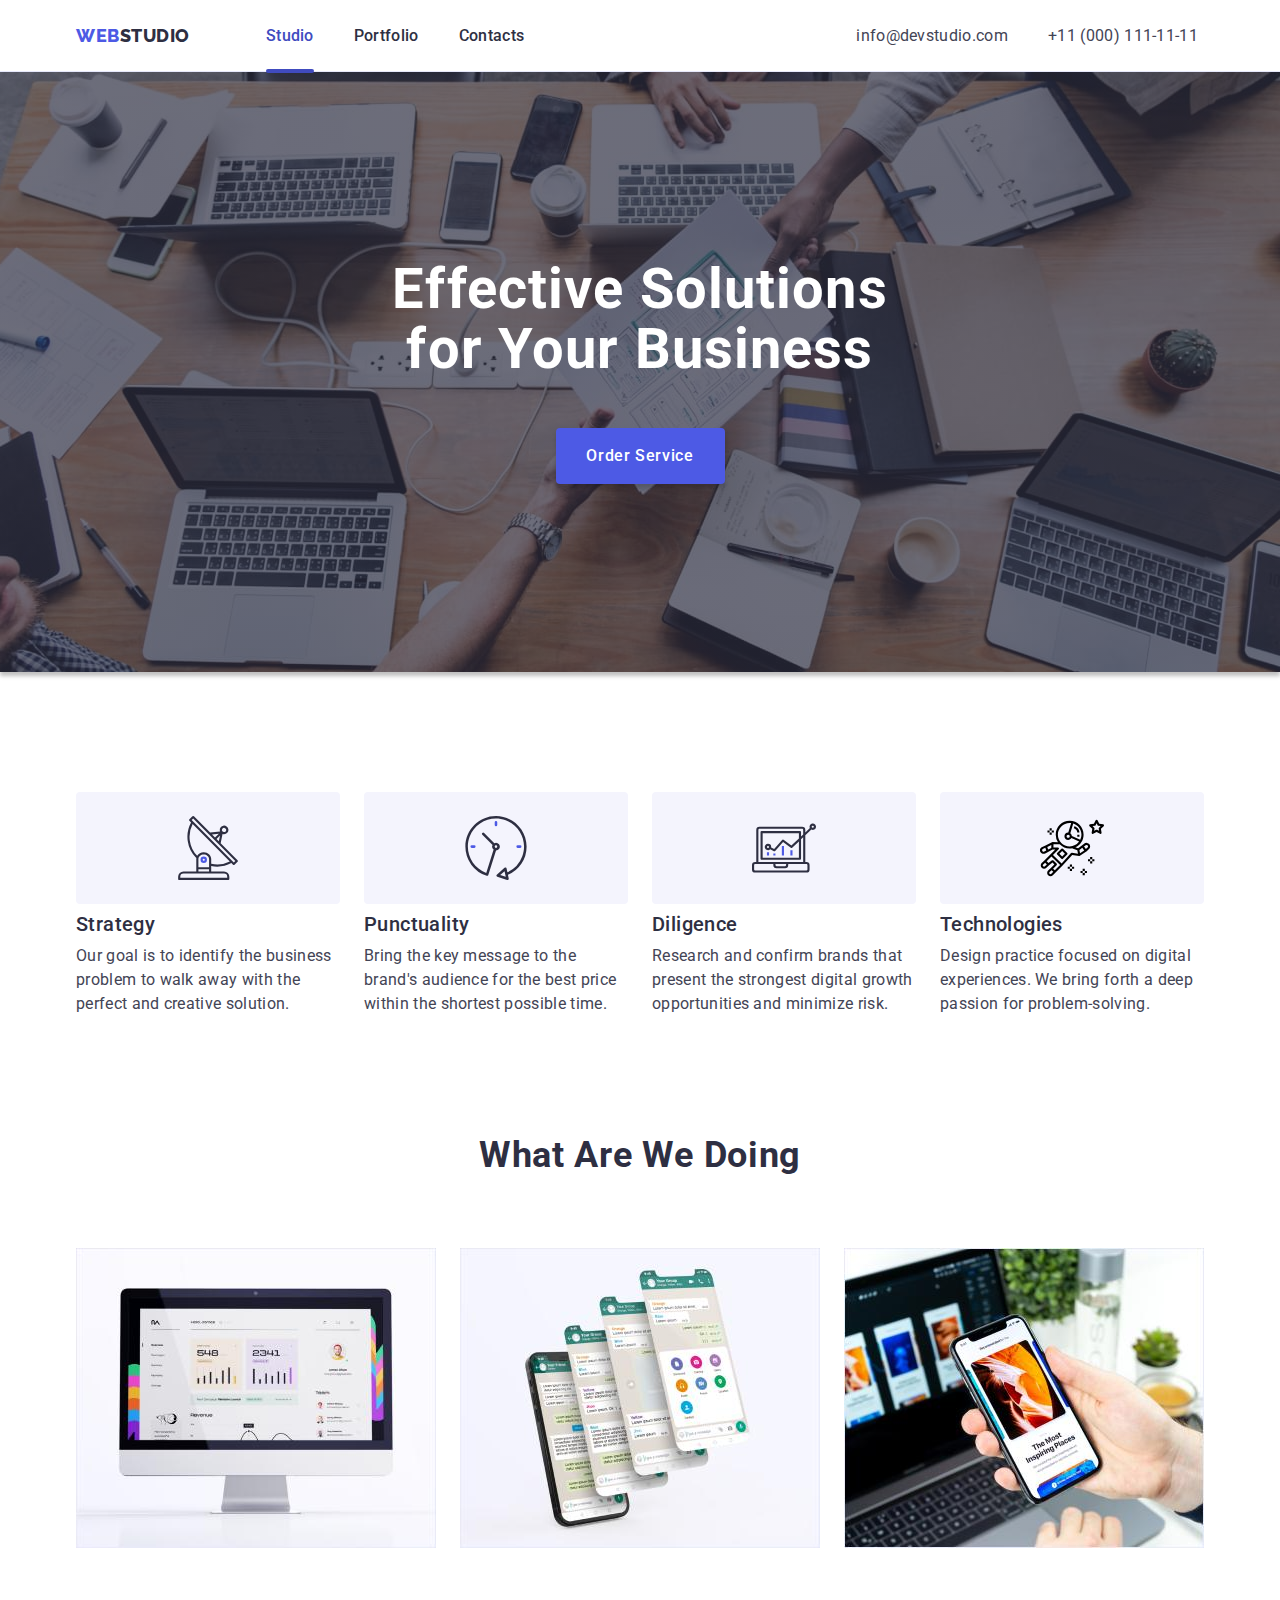
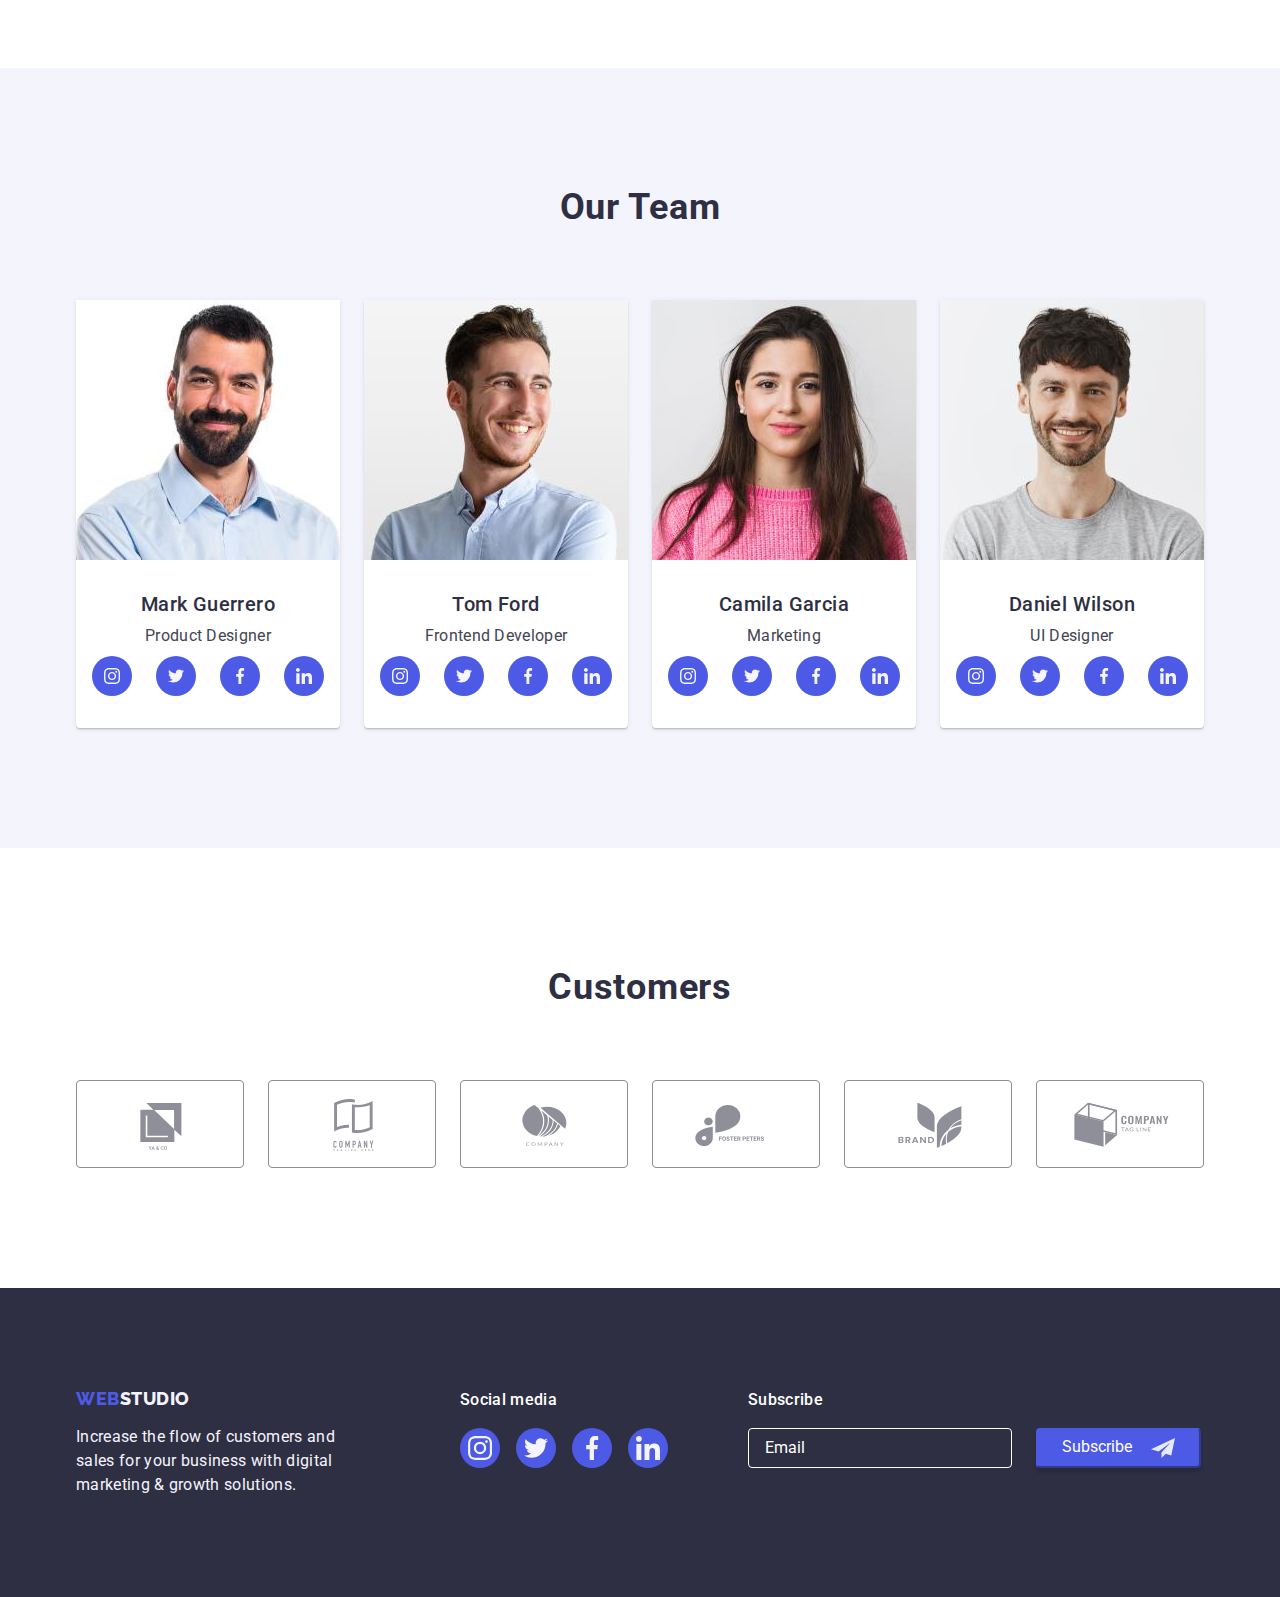
<file: index.html>
<!DOCTYPE html>
<html lang="en">
  <head>
    <meta charset="UTF-8" />
    <meta http-equiv="X-UA-Compatible" content="IE=edge" />
    <meta name="viewport" content="width=device-width, initial-scale=1.0" />

    <title>Document</title>
    <link rel="preconnect" href="https://fonts.googleapis.com" />
    <link rel="preconnect" href="https://fonts.gstatic.com" crossorigin />
    <link
      href="https://fonts.googleapis.com/css2?family=Raleway:wght@800&family=Roboto:wght@400;500;700&display=swap"
      rel="stylesheet"
    />
    <!-- <link rel="stylesheet" href="./css/modern-normalize.css" /> -->
    <link
      rel="stylesheet"
      href="https://cdnjs.cloudflare.com/ajax/libs/modern-normalize/1.0.0/modern-normalize.min.css"
    />
    <link rel="stylesheet" href="./css/styles.css" />
  </head>

  <body>
    <!--!!!!!!!!!!!!!!!!!!!!!!!!!!!!!!!!!!! heder !!!!!!!!!!!!!!!!!!!!!!!!!!!!!!!!!!!!!!!!!!!!!!!!!!!-->
    <header class="header">
      <!-- <div class="nav-div"> -->
      <!-- <nav > -->
      <div class="header-div container">
        <nav class="nav-header">
          <!-- logo -->
          <a href="./index.html" class="link header-logo">
            Web<span class="logo-right">Studio</span></a
          >
          <!-- list -->
          <!-- <div class="header-nav-div"> -->
          <ul class="list-nav list">
            <!-- <ul >  -->
            <li class="item-nav">
              <a href="./index.html" class="link-header link header-activ"
                >Studio</a
              >
            </li>
            <li class="item-nav">
              <a href="./portfolio.html" class="link-header link">Portfolio</a>
            </li>
            <li class="item-nav">
              <a href="" class="link-header link">Contacts</a>
            </li>
          </ul>
          <!-- </div> -->
        </nav>
        <address class="address">
          <ul class="address-list list">
            <li class="address-item">
              <a href="mailto:info@devstudio.com" class="link-addr link"
                >info@devstudio.com</a
              >
            </li>
            <li class="address-item">
              <a href="tel:+110001111111" class="link-addr link"
                >+11 (000) 111-11-11</a
              >
            </li>
          </ul>
        </address>
      </div>
      <!-- </div> -->
    </header>
    <main>
      <!--!!!!!!!!!!!!!!!!!!!!!!!!!!!!!!!!!!!section1 main (hero)-!!!!!!!!!!!!!!!!!!!!!!!!!!!!!!!!!!!!!!!!!!!!!!!!!!!-->
      <section class="hero">
        <div class="div-hero container">
          <h1 class="hero-title">Effective Solutions for Your Business</h1>
          <button type="button" class="btn-hero" data-modal-open>
            Order Service
          </button>
        </div>
      </section>

      <!--!!!!!!!!!!!!!!!!!!!!!!!!!!!!!!!!!!!section2 Features!!!!!!!!!!!!!!!!!!!!!!!!!!!!!!!!!!!!!!!!!!!!!!!!!!!-->

      <section class="about">
        <div class="div-about container">
          <h2 hidden class="visually-hidden">Features</h2>
          <ul class="list-about list">
            <li class="about-item">
              <!--  -->
              <div class="about_item-icon-div">
                <svg class="about-svg" width="64" height="64">
                  <use href="./images/icons.svg#antena"></use>
                  <!-- <use href="./images/svg.svg#icon-antenna"></use>  -->
                </svg>
              </div>

              <h3 class="header-three">Strategy</h3>
              <p class="about-text">
                Our goal is to identify the business problem to walk away with
                the perfect and creative solution.
              </p>
            </li>
            <li class="about-item">
              <div class="about_item-icon-div">
                <svg class="about-svg" width="64" height="64">
                  <use href="./images/icons.svg#clock"></use>
                </svg>
              </div>
              <h3 class="header-three">Punctuality</h3>
              <p class="about-text">
                Bring the key message to the brand's audience for the best price
                within the shortest possible time.
              </p>
            </li>
            <li class="about-item">
              <div class="about_item-icon-div">
                <svg class="about-svg" width="64" height="64">
                  <use href="./images/icons.svg#diagram"></use>
                </svg>
              </div>
              <h3 class="header-three">Diligence</h3>
              <p class="about-text">
                Research and confirm brands that present the strongest digital
                growth opportunities and minimize risk.
              </p>
            </li>
            <li class="about-item">
              <div class="about_item-icon-div">
                <svg class="about-svg" width="64" height="64">
                  <use href="./images/icons.svg#astronaut"></use>
                </svg>
              </div>
              <h3 class="header-three">Technologies</h3>
              <p class="about-text">
                Design practice focused on digital experiences. We bring forth a
                deep passion for problem-solving.
              </p>
            </li>
          </ul>
        </div>
      </section>
      <!--!!!!!!!!!!!!!!!!!!!!!!!!!!!!!!!!!!!section3 What are we doing!!!!!!!!!!!!!!!!!!!!!!!!!!!!!!!!!!!!!!!!!!!!!!!!!!!-->
      <section class="wedoing">
        <div class="div-wedoing container">
          <h2 class="header-two">What are we doing</h2>
          <ul class="list-wedoing list">
            <li class="wedoing-item">
              <img
                src="./images/section3/monitor.jpg"
                alt="monitor"
                width="360"
              />
            </li>
            <li class="wedoing-item">
              <img
                src="./images/section3/screentel.jpg"
                alt="screenshot telephon"
                width="360"
              />
            </li>
            <li class="wedoing-item">
              <img
                src="./images/section3/mostinspirienplace.jpg"
                alt="The most inspirien place"
                width="360"
              />
            </li>
          </ul>
        </div>
      </section>
      <!--!!!!!!!!!!!!!!!!!!!!!!!!!!!!!!!!!!!section4 You team!!!!!!!!!!!!!!!!!!!!!!!!!!!!!!!!!!!!!!!!!!!!!!!!!!!-->
      <section class="section-ourteam">
        <div class="div-ourteam container">
          <h2 class="header-two">Our Team</h2>
          <ul class="list-ourteam list">
            <li class="ourteam-list-item">
              <img
                class="ourteam-img"
                src="./images/section4/markguerrero.jpg"
                alt="Photo Mark Guerrero"
                width="264"
              />
              <div class="ourteam-name">
                <h3 class="header-three">Mark Guerrero</h3>
                <p class="ourteam-paragraf">Product Designer</p>
                <!-- !!!!!!!!!!!-ПОЧАТОК контактів  соц мережах для 1  учасника команди!!!!!!!!!!!!!!!!! -->
                <ul class="socialnet-list list">
                  <li class="socialnet-item">
                    <a
                      href="https://www.instagram.com/"
                      class="social-link"
                      target="_blank"
                      rel="noopener noreferrer"
                    >
                      <svg class="socialnet-svg" width="16" height="16">
                        <use
                          class="socialnet-icon"
                          href="./images/icons.svg#instagram"
                        ></use>
                      </svg>
                    </a>
                  </li>
                  <li class="socialnet-item">
                    <a
                      href="https://twitter.com/"
                      class="social-link"
                      target="_blank"
                      rel="noopener noreferrer"
                    >
                      <svg class="socialnet-svg" width="16" height="16">
                        <use
                          class="socialnet-icon"
                          href="./images/icons.svg#twitter"
                        ></use>
                      </svg>
                    </a>
                  </li>
                  <li class="socialnet-item">
                    <a
                      href="https://www.facebook.com/"
                      class="social-link"
                      target="_blank"
                      rel="noopener noreferrer"
                    >
                      <svg class="socialnet-svg" width="16" height="16">
                        <use
                          class="socialnet-icon"
                          href="./images/icons.svg#facebook"
                        ></use>
                      </svg>
                    </a>
                  </li>
                  <li class="socialnet-item">
                    <a
                      href="https://www.linkedin.com/"
                      class="social-link"
                      target="_blank"
                      rel="noopener noreferrer"
                    >
                      <svg class="socialnet-svg" width="16" height="16">
                        <use
                          class="socialnet-icon"
                          href="./images/icons.svg#linkedin"
                        ></use>
                      </svg>
                    </a>
                  </li>
                </ul>
              </div>
              <!-- !!!!!!!!!!!- КІНЕЦЬ контактів в   соц мережах для 1  учасника команди!!!!!!!!!!!!!!!!! -->
            </li>
            <li class="ourteam-list-item">
              <img
                class="ourteam-img"
                src="./images/section4/tomford.jpg"
                alt="Photo Tom Ford"
                width="264"
              />
              <div class="ourteam-name">
                <h3 class="header-three">Tom Ford</h3>
                <p class="ourteam-paragraf">Frontend Developer</p>
                <!-- !!!!!!!!!!!-ПОЧАТОК контактів  соц мережах для 2 учасника команди!!!!!!!!!!!!!!!!! -->
                <ul class="socialnet-list list">
                  <li class="socialnet-item">
                    <a
                      href="https://www.instagram.com/"
                      class="social-link"
                      target="_blank"
                      rel="noopener noreferrer"
                    >
                      <svg class="socialnet-svg" width="16" height="16">
                        <use
                          class="socialnet-icon"
                          href="./images/icons.svg#instagram"
                        ></use>
                      </svg>
                    </a>
                  </li>
                  <li class="socialnet-item">
                    <a
                      href="https://twitter.com/"
                      class="social-link"
                      target="_blank"
                      rel="noopener noreferrer"
                    >
                      <svg class="socialnet-svg" width="16" height="16">
                        <use
                          class="socialnet-icon"
                          href="./images/icons.svg#twitter"
                        ></use>
                      </svg>
                    </a>
                  </li>
                  <li class="socialnet-item">
                    <a
                      href="https://www.facebook.com/"
                      class="social-link"
                      target="_blank"
                      rel="noopener noreferrer"
                    >
                      <svg class="socialnet-svg" width="16" height="16">
                        <use
                          class="socialnet-icon"
                          href="./images/icons.svg#facebook"
                        ></use>
                      </svg>
                    </a>
                  </li>
                  <li class="socialnet-item">
                    <a
                      href="https://www.linkedin.com/"
                      class="social-link"
                      target="_blank"
                      rel="noopener noreferrer"
                    >
                      <svg class="socialnet-svg" width="16" height="16">
                        <use
                          class="socialnet-icon"
                          href="./images/icons.svg#linkedin"
                        ></use>
                      </svg>
                    </a>
                  </li>
                </ul>
                <!-- !!!!!!!!!!!- КІНЕЦЬ контактів в   соц мережах для 2  учасника команди!!!!!!!!!!!!!!!!! -->
              </div>
            </li>

            <li class="ourteam-list-item">
              <img
                class="ourteam-img"
                src="./images/section4/camilagrcia.jpg"
                alt="Photo Camila Garcia"
                width="264"
              />
              <div class="ourteam-name">
                <h3 class="header-three">Camila Garcia</h3>
                <p class="ourteam-paragraf">Marketing</p>

                <!-- !!!!!!!!!!!-ПОЧАТОК контактів  соц мережах для 3  учасника команди!!!!!!!!!!!!!!!!! -->
                <ul class="socialnet-list list">
                  <li class="socialnet-item">
                    <a
                      href="https://www.instagram.com/"
                      class="social-link"
                      target="_blank"
                      rel="noopener noreferrer"
                    >
                      <svg class="socialnet-svg" width="16" height="16">
                        <use
                          class="socialnet-icon"
                          href="./images/icons.svg#instagram"
                        ></use>
                      </svg>
                    </a>
                  </li>
                  <li class="socialnet-item">
                    <a
                      href="https://twitter.com/"
                      class="social-link"
                      target="_blank"
                      rel="noopener noreferrer"
                    >
                      <svg class="socialnet-svg" width="16" height="16">
                        <use
                          class="socialnet-icon"
                          href="./images/icons.svg#twitter"
                        ></use>
                      </svg>
                    </a>
                  </li>
                  <li class="socialnet-item">
                    <a
                      href="https://www.facebook.com/"
                      class="social-link"
                      target="_blank"
                      rel="noopener noreferrer"
                    >
                      <svg class="socialnet-svg" width="16" height="16">
                        <use
                          class="socialnet-icon"
                          href="./images/icons.svg#facebook"
                        ></use>
                      </svg>
                    </a>
                  </li>
                  <li class="socialnet-item">
                    <a
                      href="https://www.linkedin.com/"
                      class="social-link"
                      target="_blank"
                      rel="noopener noreferrer"
                    >
                      <svg class="socialnet-svg" width="16" height="16">
                        <use
                          class="socialnet-icon"
                          href="./images/icons.svg#linkedin"
                        ></use>
                      </svg>
                    </a>
                  </li>
                </ul>

                <!-- !!!!!!!!!!!- КІНЕЦЬ контактів в   соц мережах для 3  учасника команди!!!!!!!!!!!!!!!!! -->
              </div>
            </li>
            <li class="ourteam-list-item">
              <img
                class="ourteam-img"
                src="./images/section4/danielwilson.jpg"
                alt="Photo Daniel Wilson"
                width="264"
              />
              <div class="ourteam-name">
                <h3 class="header-three">Daniel Wilson</h3>
                <p class="ourteam-paragraf">UI Designer</p>

                <!-- !!!!!!!!!!!-ПОЧАТОК контактів  соц мережах для 4  учасника команди!!!!!!!!!!!!!!!!! -->

                <ul class="socialnet-list list">
                  <li class="socialnet-item">
                    <a
                      href="https://www.instagram.com/"
                      class="social-link"
                      target="_blank"
                      rel="noopener noreferrer"
                    >
                      <svg class="socialnet-svg" width="16" height="16">
                        <use
                          class="socialnet-icon"
                          href="./images/icons.svg#instagram"
                        ></use>
                      </svg>
                    </a>
                  </li>
                  <li class="socialnet-item">
                    <a
                      href="https://twitter.com/"
                      class="social-link"
                      target="_blank"
                      rel="noopener noreferrer"
                    >
                      <svg class="socialnet-svg" width="16" height="16">
                        <use
                          class="socialnet-icon"
                          href="./images/icons.svg#twitter"
                        ></use>
                      </svg>
                    </a>
                  </li>
                  <li class="socialnet-item">
                    <a
                      href="https://www.facebook.com/"
                      class="social-link"
                      target="_blank"
                      rel="noopener noreferrer"
                    >
                      <svg class="socialnet-svg" width="16" height="16">
                        <use
                          class="socialnet-icon"
                          href="./images/icons.svg#facebook"
                        ></use>
                      </svg>
                    </a>
                  </li>
                  <li class="socialnet-item">
                    <a
                      href="https://www.linkedin.com/"
                      class="social-link"
                      target="_blank"
                      rel="noopener noreferrer"
                    >
                      <svg class="socialnet-svg" width="16" height="16">
                        <use
                          class="socialnet-icon"
                          href="./images/icons.svg#linkedin"
                        ></use>
                      </svg>
                    </a>
                  </li>
                </ul>
                <!-- !!!!!!!!!!!- КІНЕЦЬ контактів в   соц мережах для 4  учасника команди!!!!!!!!!!!!!!!!! -->
              </div>
            </li>
          </ul>
        </div>
      </section>
      <!--!!!!!!!!!!!!!!!!!!!!!!!!!!!!!!!!!!!  section5 Customers  !!!!!!!!!!!!!!!!!!!!!!!!!!!!!!!!!!!!!!!!!!!!!!!!!!-->
      <section class="sectoin-customers">
        <div class="customers-div container">
          <h2 class="header-two header-customers">Customers</h2>

          <ul class="customers-list list">
            <li class="customers-item">
              <a href="" class="customers-link">
                <svg class="customers-svg" width="104" height="56">
                  <use
                    class="customers-icon"
                    href="./images/icons.svg#logo1"
                  ></use>
                </svg>
              </a>
            </li>

            <li class="customers-item">
              <a href="" class="customers-link">
                <svg class="customers-svg" width="104" height="56">
                  <use
                    class="customers-icon"
                    href="./images/icons.svg#logo2"
                  ></use>
                </svg>
              </a>
            </li>

            <li class="customers-item">
              <a href="" class="customers-link">
                <svg class="customers-svg" width="104" height="56">
                  <use
                    class="customers-icon"
                    href="./images/icons.svg#logo3"
                  ></use>
                </svg>
              </a>
            </li>

            <li class="customers-item">
              <a href="" class="customers-link">
                <svg class="customers-svg" width="104" height="56">
                  <use
                    class="customers-icon"
                    href="./images/icons.svg#logo4"
                  ></use>
                </svg>
              </a>
            </li>

            <li class="customers-item">
              <a href="" class="customers-link">
                <svg class="customers-svg" width="104" height="56">
                  <use
                    class="customers-icon"
                    href="./images/icons.svg#logo5"
                  ></use>
                </svg>
              </a>
            </li>

            <li class="customers-item">
              <a href="" class="customers-link">
                <svg class="customers-svg" width="104" height="56">
                  <use
                    class="customers-icon"
                    href="./images/icons.svg#logo6"
                  ></use>
                </svg>
              </a>
            </li>
          </ul>
        </div>
      </section>
    </main>

    <!--!!!!!!!!!!!!!!!!!!!!!!!!!!!!!!!!!!! footer !!!!!!!!!!!!!!!!!!!!!!!!!!!!!!!!!!!!!!!!!!!!!!!!-->
    <footer class="footer">
      <div class="footer-div container">
        <div class="footerleft-div">
          <a href="./index.html" class="link footer-logo">
            Web<span class="logo-right-footer">Studio</span></a
          >
          <p class="footer-paragraph">
            Increase the flow of customers and sales for your business with
            digital marketing & growth solutions.
          </p>
        </div>
        <div class="footerright-div">
          <p class="footer-social-paragraph">Social media</p>

          <!-- !!!!!!!!!!!-ПОЧАТОК контактів  соц мережах для футера !!!!!!!!!!!!!!!!! -->
          <ul class="footer-socialnet-list list">
            <li class="socialnet-item">
              <a
                href="https://www.instagram.com/"
                class="social-link"
                target="_blank"
                rel="noopener noreferrer"
              >
                <svg class="socialnet-svg" width="24" height="24">
                  <use
                    class="socialnet-icon"
                    href="./images/icons.svg#instagram"
                  ></use>
                </svg>
              </a>
            </li>
            <li class="socialnet-item">
              <a
                href="https://www.twitter.com/"
                class="social-link"
                target="_blank"
                rel="noopener noreferrer"
              >
                <svg class="socialnet-svg" width="24" height="24">
                  <use
                    class="socialnet-icon"
                    href="./images/icons.svg#twitter"
                  ></use>
                </svg>
              </a>
            </li>
            <li class="socialnet-item">
              <a
                href="https://www.facebook.com/"
                class="social-link"
                target="_blank"
                rel="noopener noreferrer"
              >
                <svg class="socialnet-svg" width="24" height="24">
                  <use
                    class="socialnet-icon"
                    href="./images/icons.svg#facebook"
                  ></use>
                </svg>
              </a>
            </li>
            <li class="socialnet-item">
              <a
                href="https://www.linkedin.com/"
                class="social-link"
                target="_blank"
                rel="noopener noreferrer"
              >
                <svg class="socialnet-svg" width="24" height="24">
                  <use
                    class="socialnet-icon"
                    href="./images/icons.svg#linkedin"
                  ></use>
                </svg>
              </a>
            </li>
          </ul>

          <!-- !!!!!!!!!!! КІНЕЦЬ контактів в   соц мережах для футера!!!!!!!!!!!!!!!!! -->
        </div>
        <!--subscribe-->
        <form name="subscribe-form-footer" class="subscribe-form-footer">
          <!-- <div class="footer-subscribe-div"> -->
          <p class="footer-social-paragraph">Subscribe</p>
          <label for="footer_email"> </label>
          <div class="div-footer-email">
            <!-- <div class="subscribe-div"> -->
            <input
              class="footer-inp-subscr"
              type="email"
              id="footer_email"
              placeholder="Email"
            />
            <!-- </div> -->

            <!-- <div class="footer-div-btn"> -->
            <button type="submit" class="footer-btn-subscr">
              Subscribe
              <span>
                <svg class="footer-svg-plain" height="24" width="24">
                  <use
                    href="./images/icons.svg#plane"
                    class="footer-icon-plane"
                  ></use>
                </svg>
              </span>
            </button>
            <!-- </div> -->
          </div>
          <!-- </div> -->
        </form>
      </div>
    </footer>

    <!--!!!!!!!!!!!!!!!!!!!is-hidden"!!!!!!!!!!!!!!!! modal window !!!!!!!!!!!!!!!!!!!!!!!!!!!!!!!!!!!!!!!-->
    <div class="backdrop is-hidden" data-modal>
      <div class="modal">
        <button type="button" class="close-modwin-btn" data-modal-close>
          <svg class="close-modwin-icon" width="8" height="8">
            <use href="./images/icons.svg#close-btn"></use>
          </svg>
        </button>
        <!-- <fieldset>
          <legend>Leave your contacts and we will call you back</legend> -->
        <strong class="mod-title"
          >Leave your contacts and we will call you back</strong
        >
        <form name="subscreibe_mod">
          <label class="name-mod-label mod-label" for="name-mod">Name</label>

          <div class="wrap-div-iconsvg">
            <input
              class="name-mod-inp mod-inp"
              type="text"
              name="name-mod"
              id="name-mod"
              autofocus
            />
            <svg class="mod-svg-person mod-svg" height="18" width="18">
              <use
                href="./images/icons.svg#person"
                class="mod-icon-person"
              ></use>
            </svg>
          </div>

          <label class="tel-mod-label mod-label" for="tel-mod">Phone</label>
          <div class="wrap-div-iconsvg">
            <input
              class="tel-mod mod-inp"
              type="tel"
              name="tel-mod"
              id="tel-mod"
            />
            <svg class="mod-svg-tel mod-svg" height="24" width="18">
              <use href="./images/icons.svg#phone" class="mod-icon-phone"></use>
            </svg>
          </div>

          <label class="email-mod-label mod-label" for="email-mod">Email</label>
          <div class="wrap-div-iconsvg">
            <input class="email-mod mod-inp" type="email" id="email-mod" />
            <svg class="mod-svg-mail mod-svg" height="24" width="18">
              <use href="./images/icons.svg#email" class="mod-icon-email"></use>
            </svg>
          </div>
          <label class="comment-mod-label mod-label" for="comment"
            >Comment</label
          >
          <textarea
            class="mod-txtar-com mod-inp"
            name="comment-mod"
            id="comment"
            cols="30"
            rows="10"
            placeholder="Text input"
          ></textarea>
          <!-- visually-hidden -->
          <label class="agr-mod-label">
            <input
              class="agr-mod-check visually-hidden"
              type="checkbox"
              name="agr_policy"
              id="agr_policy"
            />
            <svg class="check-svg-mod" width="16" height="16">
              <use
                class="check-icon-act-mod"
                href="./images/icons.svg#check_activ"
              ></use>
              <use
                class="check-icon-noact-mod"
                href="./images/icons.svg#check_no_activ"
              ></use>
            </svg>
            I accept the terms and conditions of the&nbsp;
            <span><a class="mod-link link" href="">Privacy Policy</a></span>
          </label>
          <button type="submit" class="btn-hero" data-modal-open>Send</button>
        </form>
        <!-- </fieldset> -->
      </div>
    </div>

    <!-- !!!!! JavaScript !!!!!!!! -->
    <script src="./js/modal.js"></script>
  </body>
</html>
</file>
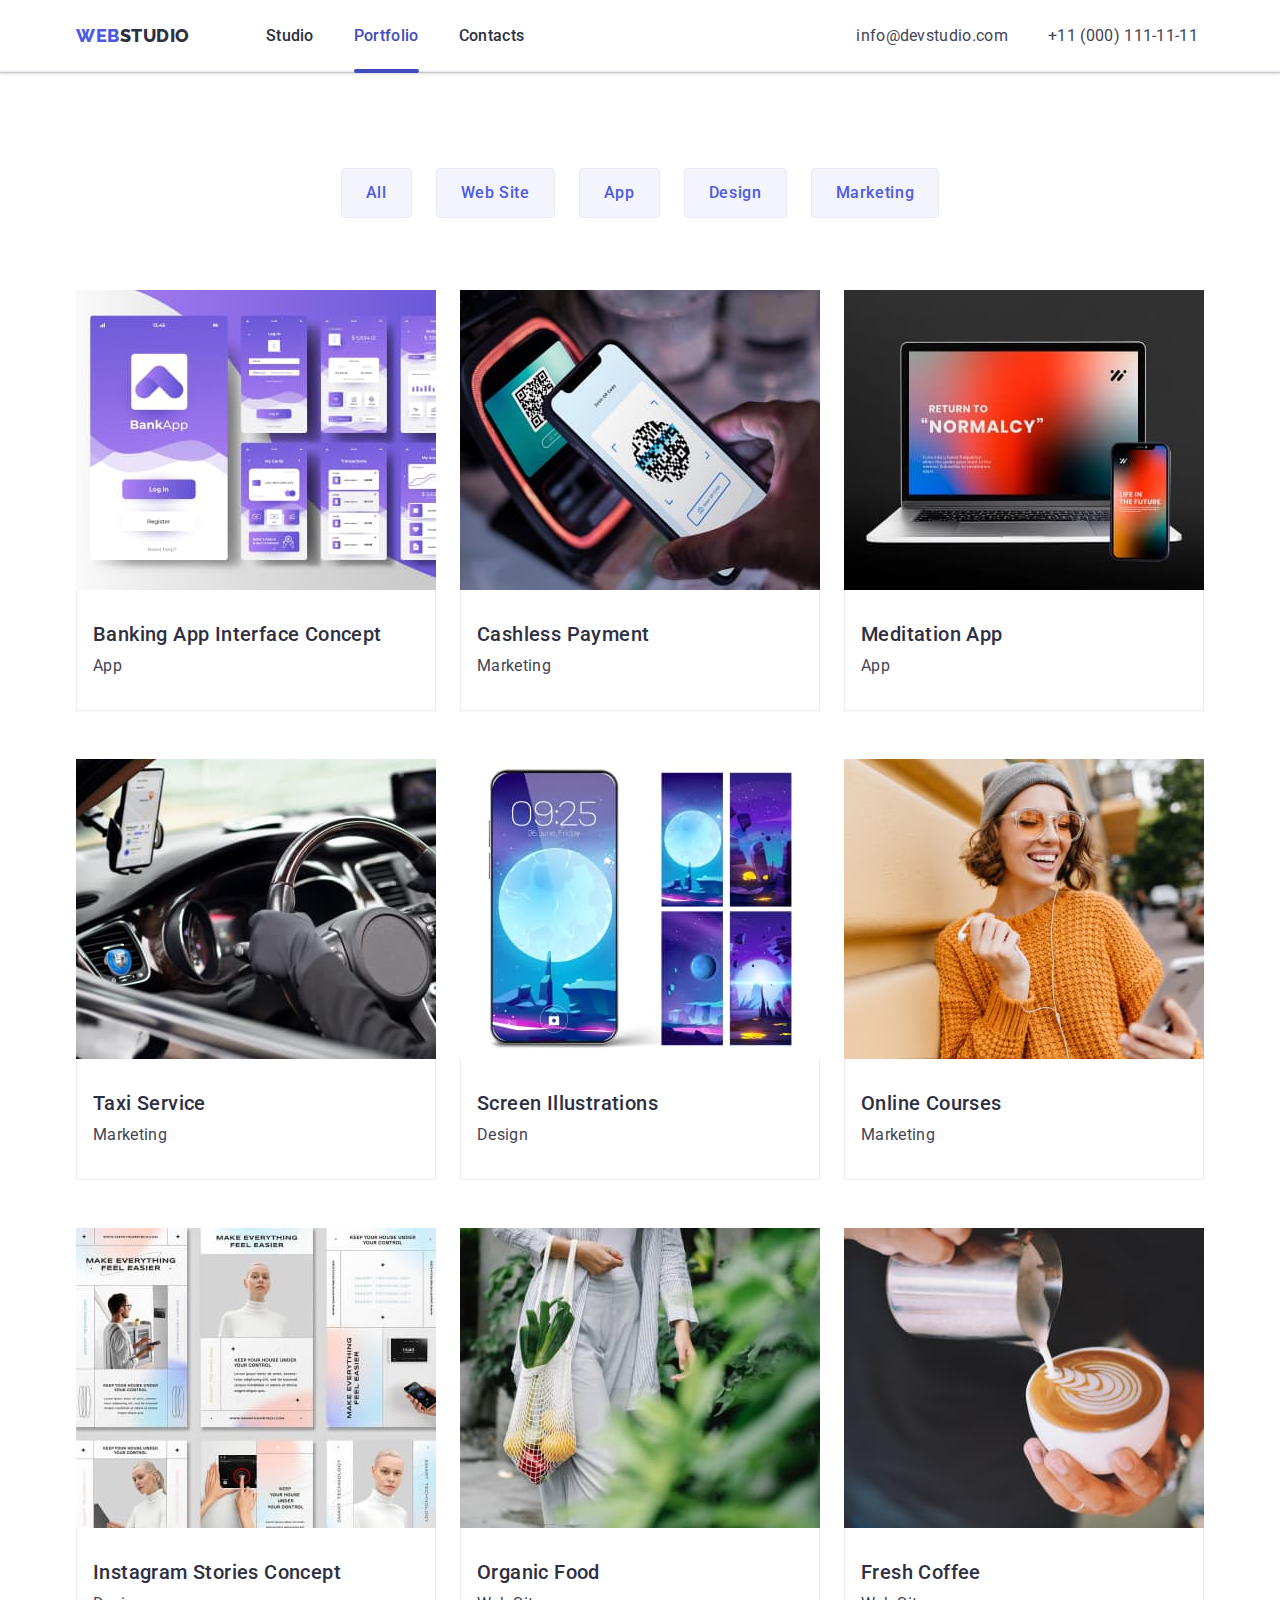
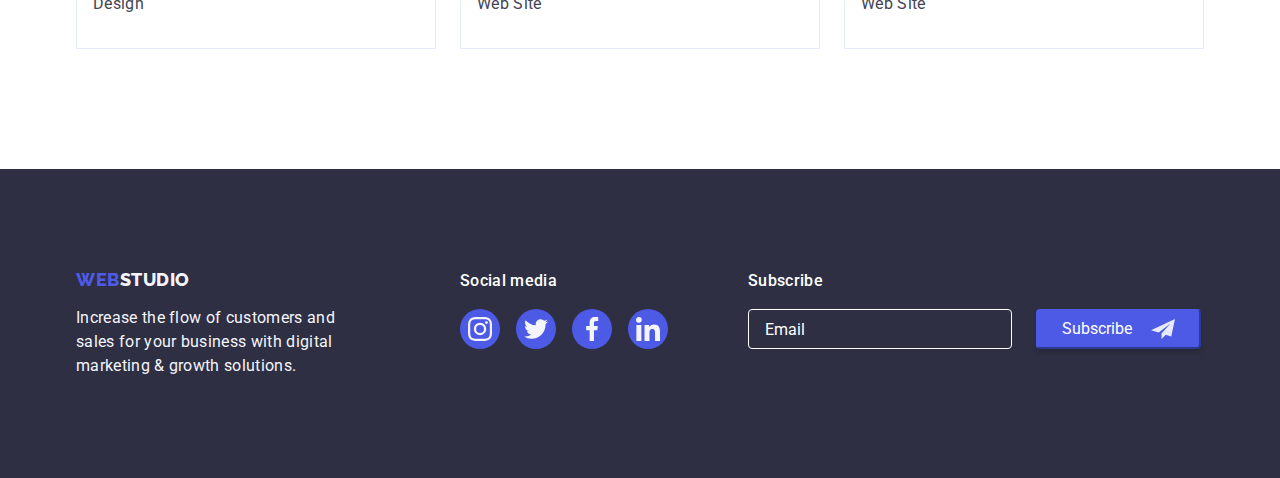
<file: portfolio.html>
<!DOCTYPE html>
<html lang="en">
  <head>
    <meta charset="UTF-8" />
    <meta http-equiv="X-UA-Compatible" content="IE=edge" />
    <meta name="viewport" content="width=device-width, initial-scale=1.0" />
    <title>Document</title>
    <link rel="preconnect" href="https://fonts.googleapis.com" />
    <link rel="preconnect" href="https://fonts.gstatic.com" crossorigin />
    <link
      href="https://fonts.googleapis.com/css2?family=Raleway:wght@800&family=Roboto:wght@400;500;700&display=swap"
      rel="stylesheet"
    />
    <!-- <link rel="stylesheet" href="./css/modern-normalize.css" /> -->
    <link
      rel="stylesheet"
      href="https://cdnjs.cloudflare.com/ajax/libs/modern-normalize/1.0.0/modern-normalize.min.css"
    />
    <link rel="stylesheet" href="./css/styles.css" />
  </head>
  <body>
    <!--!!!!!!!!!!!!!!!!!!!!!!!!!!!!!!!! heder !!!!!!!!!!!!!!!!!!!!!!!!!!!!!!!!!!!!!-->
    <header class="header">
      <!-- <div class="nav-div"> -->
      <!-- <nav > -->
      <div class="header-div container">
        <nav class="nav-header">
          <!-- logo -->
          <a href="./index.html" class="link header-logo">
            Web<span class="logo-right">Studio</span></a
          >
          <!-- list -->
          <!-- <div class="header-nav-div"> -->
          <ul class="list-nav list">
            <!-- <ul >  -->
            <li class="item-nav">
              <a href="./index.html" class="link-header link">Studio</a>
            </li>
            <li class="item-nav">
              <a href="./portfolio.html" class="link-header link header-activ"
                >Portfolio</a
              >
            </li>
            <li class="item-nav">
              <a href="" class="link-header link">Contacts</a>
            </li>
          </ul>
          <!-- </div> -->
        </nav>
        <address class="address">
          <ul class="address-list list">
            <li class="address-item">
              <a href="mailto:info@devstudio.com" class="link-addr link"
                >info@devstudio.com</a
              >
            </li>
            <li class="address-item">
              <a href="tel:+110001111111" class="link-addr link"
                >+11 (000) 111-11-11</a
              >
            </li>
          </ul>
        </address>
      </div>
      <!-- </div> -->
    </header>
    <main>
      <!--!!!!!!!!!!!!!!!!!!!!!!!!!!!!!!!!!!!section works !!!!!!!!!!!!!!!!!!!!!!!!!!!!!!!!!!!!!!!-->
      <section class="works">
        <div class="div-works container">
          <!-- <h1 class="visually-hidden">List of work</h1> -->
          <h1 hidden class="visually-hidden">List of work</h1>
          <!-- <h2 class="visually-hidden">Type of Works and filter</h2> -->
          <ul class="list-btnfiltr list">
            <li class="btn-item">
              <button type="button" class="btn">All</button>
            </li>
            <li class="btn-item">
              <button type="button" class="btn">Web Site</button>
            </li>
            <li class="btn-item">
              <button type="button" class="btn">App</button>
            </li>
            <li class="btn-item">
              <button type="button" class="btn">Design</button>
            </li>
            <li class="btn-item">
              <button type="button" class="btn">Marketing</button>
            </li>
          </ul>

          <ul class="list-works list">
            <li class="works-item">
              <a href="" class="link-works link">
                <div class="works-thumb">
                  <img
                    src="./images/section5/Banking.jpg"
                    alt="Banking App Interface Concept"
                    class="img-works"
                  />

                  <!-- <div class="works-overlay"> -->
                  <p class="works-overlay-txt">
                    14 Stylish and User-Friendly App Design Concepts · Task
                    Manager App · Calorie Tracker App · Exotic Fruit Ecommerce
                    App · Cloud Storage App
                  </p>
                  <!-- </div> -->
                </div>

                <div class="works-text">
                  <h2 class="header-two-portfolio">
                    Banking App Interface Concept
                  </h2>
                  <p class="kidworks-paragr">App</p>
                </div>
              </a>
            </li>

            <li class="works-item">
              <a href="" class="link-works link">
                <div class="works-thumb">
                  <img
                    src="./images/section5/Cashless.jpg"
                    alt="Cashless Payment"
                    class="img-works"
                  />
                  <!-- <div class="works-overlay"> -->
                  <p class="works-overlay-txt">
                    14 Stylish and User-Friendly App Design Concepts · Task
                    Manager App · Calorie Tracker App · Exotic Fruit Ecommerce
                    App · Cloud Storage App
                  </p>
                  <!-- </div> -->
                </div>

                <div class="works-text">
                  <h2 class="header-two-portfolio">Cashless Payment</h2>
                  <p class="kidworks-paragr">Marketing</p>
                </div>
              </a>
            </li>
            <li class="works-item">
              <a href="" class="link-works link">
                <div class="works-thumb">
                  <img
                    src="./images/section5/Meditation.jpg"
                    alt="Meditation App"
                    class="img-works"
                  />
                  <!-- <div class="works-overlay"> -->
                  <p class="works-overlay-txt">
                    14 Stylish and User-Friendly App Design Concepts · Task
                    Manager App · Calorie Tracker App · Exotic Fruit Ecommerce
                    App · Cloud Storage App
                  </p>
                  <!-- </div> -->
                </div>

                <div class="works-text">
                  <h2 class="header-two-portfolio">Meditation App</h2>
                  <p class="kidworks-paragr">App</p>
                </div>
              </a>
            </li>
            <li class="works-item">
              <a href="" class="link-works link">
                <div class="works-thumb">
                  <img
                    src="./images/section5/Taxi.jpg"
                    alt="Taxi Service "
                    class="img-works"
                  />
                  <!-- <div class="works-overlay"> -->
                  <p class="works-overlay-txt">
                    14 Stylish and User-Friendly App Design Concepts · Task
                    Manager App · Calorie Tracker App · Exotic Fruit Ecommerce
                    App · Cloud Storage App
                  </p>
                  <!-- </div> -->
                </div>

                <div class="works-text">
                  <h2 class="header-two-portfolio">Taxi Service</h2>
                  <p class="kidworks-paragr">Marketing</p>
                </div>
              </a>
            </li>
            <li class="works-item">
              <a href="" class="link-works link">
                <div class="works-thumb">
                  <img
                    src="./images/section5/ScreenIllustr.jpg"
                    alt="Screen Illustrations"
                    class="img-works"
                  />
                  <!-- <div class="works-overlay">-->
                  <p class="works-overlay-txt">
                    14 Stylish and User-Friendly App Design Concepts · Task
                    Manager App · Calorie Tracker App · Exotic Fruit Ecommerce
                    App · Cloud Storage App
                  </p>
                  <!-- </div> -->
                </div>

                <div class="works-text">
                  <h2 class="header-two-portfolio">Screen Illustrations</h2>
                  <p class="kidworks-paragr">Design</p>
                </div>
              </a>
            </li>
            <li class="works-item">
              <a href="" class="link-works link">
                <div class="works-thumb">
                  <img
                    src="./images/section5/Courses.jpg"
                    alt="Online Courses"
                    class="img-works"
                  />
                  <!-- <div class="works-overlay"> -->
                  <p class="works-overlay-txt">
                    14 Stylish and User-Friendly App Design Concepts · Task
                    Manager App · Calorie Tracker App · Exotic Fruit Ecommerce
                    App · Cloud Storage App
                  </p>
                  <!-- </div> -->
                </div>

                <div class="works-text">
                  <h2 class="header-two-portfolio">Online Courses</h2>
                  <p class="kidworks-paragr">Marketing</p>
                </div>
              </a>
            </li>
            <li class="works-item">
              <a href="" class="link-works link">
                <div class="works-thumb">
                  <img
                    src="./images/section5/StoriesConcept.jpg"
                    alt="Instagram Stories Concept"
                    class="img-works"
                  />
                  <!-- <div class="works-overlay"> -->
                  <p class="works-overlay-txt">
                    14 Stylish and User-Friendly App Design Concepts · Task
                    Manager App · Calorie Tracker App · Exotic Fruit Ecommerce
                    App · Cloud Storage App
                  </p>
                  <!-- </div> -->
                </div>

                <div class="works-text">
                  <h2 class="header-two-portfolio">
                    Instagram Stories Concept
                  </h2>
                  <p class="kidworks-paragr">Design</p>
                </div>
              </a>
            </li>
            <li class="works-item">
              <a href="" class="link-works link">
                <div class="works-thumb">
                  <img
                    src="./images/section5/FoodOrganic.jpg"
                    alt="Organic Food"
                    class="img-works"
                  />
                  <!-- <div class="works-overlay"> -->
                  <p class="works-overlay-txt">
                    14 Stylish and User-Friendly App Design Concepts · Task
                    Manager App · Calorie Tracker App · Exotic Fruit Ecommerce
                    App · Cloud Storage App
                  </p>
                  <!-- </div> -->
                </div>

                <div class="works-text">
                  <h2 class="header-two-portfolio">Organic Food</h2>
                  <p class="kidworks-paragr">Web Site</p>
                </div>
              </a>
            </li>
            <li class="works-item">
              <a href="" class="link-works link">
                <div class="works-thumb">
                  <img
                    src="./images/section5/Cofee.jpg"
                    alt="Fresh Coffee"
                    class="img-works"
                  />
                  <!-- <div class="works-overlay"> -->
                  <p class="works-overlay-txt">
                    14 Stylish and User-Friendly App Design Concepts · Task
                    Manager App · Calorie Tracker App · Exotic Fruit Ecommerce
                    App · Cloud Storage App
                  </p>
                  <!-- </div> -->
                </div>

                <div class="works-text">
                  <h2 class="header-two-portfolio">Fresh Coffee</h2>
                  <p class="kidworks-paragr">Web Site</p>
                </div>
              </a>
            </li>
          </ul>
        </div>
      </section>
    </main>
    <!--!!!!!!!!!!!!!!!!!!!!!!!!!!!!!!!!!!! footer !!!!!!!!!!!!!!!!!!!!!!!!!!!!!!!!!!!!!!!!!!!!!!!!-->
    <footer class="footer">
      <div class="footer-div container">
        <div class="footerleft-div">
          <a href="./index.html" class="link footer-logo">
            Web<span class="logo-right-footer">Studio</span></a
          >
          <p class="footer-paragraph">
            Increase the flow of customers and sales for your business with
            digital marketing & growth solutions.
          </p>
        </div>
        <div class="footerright-div">
          <p class="footer-social-paragraph">Social media</p>

          <!-- !!!!!!!!!!!-ПОЧАТОК контактів  соц мережах для футера !!!!!!!!!!!!!!!!! -->
          <ul class="footer-socialnet-list list">
            <li class="socialnet-item">
              <a
                href="https://www.instagram.com/"
                class="social-link"
                target="_blank"
                rel="noopener noreferrer"
              >
                <svg class="socialnet-svg" width="24" height="24">
                  <use
                    class="socialnet-icon"
                    href="./images/icons.svg#instagram"
                  ></use>
                </svg>
              </a>
            </li>
            <li class="socialnet-item">
              <a
                href="https://www.twitter.com/"
                class="social-link"
                target="_blank"
                rel="noopener noreferrer"
              >
                <svg class="socialnet-svg" width="24" height="24">
                  <use
                    class="socialnet-icon"
                    href="./images/icons.svg#twitter"
                  ></use>
                </svg>
              </a>
            </li>
            <li class="socialnet-item">
              <a
                href="https://www.facebook.com/"
                class="social-link"
                target="_blank"
                rel="noopener noreferrer"
              >
                <svg class="socialnet-svg" width="24" height="24">
                  <use
                    class="socialnet-icon"
                    href="./images/icons.svg#facebook"
                  ></use>
                </svg>
              </a>
            </li>
            <li class="socialnet-item">
              <a
                href="https://www.linkedin.com/"
                class="social-link"
                target="_blank"
                rel="noopener noreferrer"
              >
                <svg class="socialnet-svg" width="24" height="24">
                  <use
                    class="socialnet-icon"
                    href="./images/icons.svg#linkedin"
                  ></use>
                </svg>
              </a>
            </li>
          </ul>
          <!-- !!!!!!!!!!! КІНЕЦЬ контактів в   соц мережах для футера!!!!!!!!!!!!!!!!! -->
        </div>
        <!--subscribe-->
        <form name="subscribe-form-footer">
          <!-- <div class="footer-subscribe-div"> -->
          <p class="footer-social-paragraph">Subscribe</p>
          <div class="div-footer-email">
            <div class="subscribe-div">
              <label for="footer-email"> </label>
              <input
                class="footer-inp-subscr"
                type="email"
                id="footer_email"
                placeholder="Email"
              />
            </div>

            <div class="footer-div-btn">
              <button type="submit" class="footer-btn-subscr">
                Subscribe
                <span>
                  <svg class="footer-svg-plain" height="24" width="24">
                    <use
                      href="/images/icons.svg#plane"
                      class="footer-icon-plane"
                    ></use>
                  </svg>
                </span>
              </button>
            </div>
          </div>
          <!-- </div> -->
        </form>
      </div>
    </footer>
  </body>
</html>
</file>
<file: css/styles.css>
:root {
  --background-color: #ffffff;
  --body-color: #434455;
  --logocolor-left: #4d5ae5;
  --logocolor-right: #2e2f42;
  --header-color: #2e2f42;
  --text-color-active-link: #4d5ae5;
  --color-btn-hero-active: #404bbf;
  --color-btn-hero: #ffffff;
  --background-color-btn-hero: #4d5ae5;
  --background-color-btn-hero-active: #404bbf;
  --background-color-ourteam: #f4f4fd;
  --logocolor-right-footer: #f4f4fd;
  --footer-paragraf-color: #f4f4fd;
  --background-color-hero: #2e2f42;
  --color-herotitle: #ffffff;
  --heder-portfolio-color: #2e2f42;
  --color-btn-primari: #f4f4fd;
  --color-focus-mod: #4d5ae5;
  --color-link-mod: #4d5ae5;
  --color-label-mod: #8e8f99;
  --background-btn-primary: #4d5ae5;
  --color-btn-secondary: #ffffff;
  --background-btn-secondary: #4d5ae5;
  --color-border-hader: #e7e9fc;
  --fill-social-icon: #f4f4fd;

  --background-color-social: #4d5ae5;
  --color-social-icon: #f4f4fd;
  --background-color-social-activ: #404bbf;
  --background-color-social-footer-activ: #31d0aa;
  --background-color-customers: #8e8f99;

  /* Ocean 404bbf; */
  --background-color-customers-activ: #404bbf;
  /* ACCENT #e7e9fc */
  --background-color-btn-close: #e7e9fc;
  /* NaviBlu#2e2f42; */
  --background-color-btn-close-activ: #2e2f42;
  --backgroun-modal: #fcfcfc;

  --anim-fast: 250ms cubic-bezier(0.4, 0, 0.2, 1);
  --anim-slow: 1250ms cubic-bezier(0.4, 0, 0.2, 1);

  --header-idx: 10;
  --modal-idx: 100;
}

*,
*::after,
*::before {
  box-sizing: border-box;
}

h1,
h2,
h3,
h4,
h5,
h6,
p {
  margin: 0;
}
button {
  cursor: pointer;
}

img {
  display: block;
}

/* body - color text paragraf */
body {
  background-color: var(--background-color); /*#ffffff;*/
  color: var(--body-color); /*#434455;*/

  font-family: 'Roboto', sans-serif;
  font-style: normal;
  font-weight: 400;
  font-size: 16px;
  line-height: 1.5; /* or 150% */
  letter-spacing: 0.02em;
  margin: 0;
}
.container {
  max-width: 1158px;
  min-width: 1128px;
  padding: 0 15px 0 15px;
  margin: 0 auto;
}
.visually-hidden {
  /*cкриваємо правильно заголовки*/
  position: absolute;
  width: 1px;
  height: 1px;
  margin: -1px;
  border: 0;
  padding: 0;
  white-space: nowrap;
  clip-path: inset(100%);
  clip: rect(0 0 0 0);
  overflow: hidden;
}
.link {
  color: var(--body-color); /*#434455; */
  /* убираємо підкреслення з ссилок */
  text-decoration: none;
}

.list {
  /* крапки списків */
  list-style: none;
  padding: 0;
  margin: 0;
}
/* -----------------------------------------------heder -----------------------------------------------------*/
.header {
  z-index: var(--header-idx);
  height: 72px;
  border-bottom: 1px solid var(--color-border-hader);
  box-shadow: 0px 2px 1px rgba(46, 47, 66, 0.08),
    0px 1px 1px rgba(46, 47, 66, 0.16), 0px 1px 6px rgba(46, 47, 66, 0.08);
}
.header-div {
  display: flex;
}
.header-div.container {
  /* background-color: rgb(203, 212, 209);   */
}
.header-logo {
  display: block;
  margin-right: 76px;

  color: var(--logocolor-left); /* #4d5ae5;*/
  font-family: 'Raleway', sans-serif;
  font-weight: 800;
  font-size: 18px;
  line-height: 1.17;
  letter-spacing: 0.03em;
  text-transform: uppercase;
}
.header-logo:hover {
}

.list-nav {
  display: flex;
  padding: 0;
}

.list-nav .item {
}
.item-nav:not(:last-child) {
  margin-right: 40px;
}

.logo-right {
  color: var(--logocolor-right); /*#2e2f42*/
}

.nav-header {
  display: flex;
  align-items: center;
  margin-right: 332px;
}
nav {
  margin-top: 0;
  margin-bottom: 0;
}
.header.nav-div {
  margin-top: 0;
  margin-bottom: 0;
}

.item-nav {
}

.link-header.link {
  display: block;

  color: var(--header-color); /*2e2f42;*/
}
.link-header {
  padding-top: 24px;
  padding-bottom: 24px;
  position: relative;
  display: block;
  text-decoration: none;
  font-weight: 500;
  font-size: 16px;
  line-height: 1.5; /* or 150% */
  letter-spacing: 0.02em;
  transition: color var(--anim-fast);
}
.header-activ.link {
  color: #404bbf;
}
.link-header::after {
  content: '';
  position: absolute;
  /* bottom: 0; */
  bottom: -1px;

  display: block;
  width: 100%;
  height: 4px;
  border-radius: 2px;
}
.link-header:hover,
.link-header:focus {
  color: var(--color-btn-hero-active);
}

.header-activ::after {
  background-color: var(--background-color-social-activ);
}
/* адреса та номер телефону */
.address {
  display: flex;
  align-items: center;
  font-style: normal;
}
.address-list {
  display: flex;
  padding: 0;
}
.address-list .address-item:not(:last-child) {
  margin-right: 40px;
}

.link-addr {
  display: block;
  color: var(--body-color);
  transition: color var(--anim-fast);
}
.link-addr:hover,
.link-addr:focus {
  color: var(--color-btn-hero-active);
}

/* -----------------------main (hero) -----------------------------------------------------*/
.hero {
  background-color: var(--background-color-hero);
  max-width: 1440px;
  height: 600px;
  padding-top: 188px;
  padding-bottom: 188px;

  margin: 0 auto;
  background-image: linear-gradient(
      rgba(46, 47, 66, 0.7),
      rgba(46, 47, 66, 0.7)
    ),
    url('../images/background_hero.jpg');
  background-repeat: no-repeat;
  background-position: center;
  background-size: cover;

  box-shadow: 0px 4px 4px rgba(0, 0, 0, 0.25);
}
.overlay {
  margin: 0 auto;
  background-image: linear-gradient(
      to right,
      rgba(46, 47, 66, 0.7),
      rgba(46, 47, 66, 0.7)
    ),
    url('../images/background_hero.jpg');
  background-repeat: no-repeat;
  background-position: center;
  background-size: cover;
  box-shadow: 0px 4px 4px rgba(0, 0, 0, 0.25);
}
.div-hero {
}
.hero-title {
  max-width: 496px;
  margin-left: auto;
  margin-right: auto;
  margin-bottom: 48px;
  color: var(--color-herotitle); /*#ffffff; */
  font-weight: 700;
  font-size: 56px;
  line-height: 1.07;
  text-align: center;
  letter-spacing: 0.02em;
}
.btn-hero {
  box-sizing: border-box;
  display: block;
  margin-left: auto;
  margin-right: auto;
  height: 56px;
  min-width: 169px;
  border: none;
  box-shadow: 0px 4px 4px rgba(0, 0, 0, 0.15);
  border-radius: 4px;

  background-color: var(--background-color-btn-hero); /*#4D5AE5*/
  color: var(--color-btn-hero); /*#FFFFFF*/
  font-family: 'Roboto', sans-serif;
  font-style: normal;
  font-weight: 500;
  font-size: 16px;
  line-height: 1.5;
  letter-spacing: 0.04em;
  cursor: pointer;
  transition: background-color var(--anim-fast);
}
.btn-hero:hover,
.btn-hero:focus {
  background-color: var(--background-color-btn-hero-active);
}
/* --------------------------section2 Features---------------------------------- */
.about {
  padding: 120px 0;
}
.div-about {
}

.header-two {
  color: var(--header-color);
  font-weight: 700;
  font-size: 36px;
  line-height: 1.11;
  text-align: center;
  letter-spacing: 0.02em;
  text-transform: capitalize;
}
.header-three {
  height: 24px;
  margin-bottom: 8px;
  color: var(--header-color);
  font-weight: 500;
  font-size: 20px;
  line-height: 1.2;
  letter-spacing: 0.02em;
}
.list-about {
  display: flex;
}
.about-item {
  width: 264px;
}
.about_item-icon-div {
  display: flex;
  justify-content: center;
  align-items: center;
  background-color: var(--logocolor-right-footer);
  border-radius: 4px;
  height: 112px;
  margin-bottom: 8px;
}

.about-svg {
}

.about-item:not(:last-child) {
  margin-right: 24px;
}

.about-text {
  height: 72px;
}

/*-------------------section3 What are we doing--------------------------*/
.wedoing {
  padding-bottom: 120px;
}
.div-wedoing {
}
.wedoing .header-two {
  margin-bottom: 72px;
}
.list-wedoing {
  display: flex;
}
.wedoing-item:not(:last-child) {
  margin-right: 24px;
}

.wedoing {
}

/*--------------------section4 You team ----------------------------------------------------------------------------*/
.section-ourteam {
  background-color: var(--background-color-ourteam); /* : #F4F4FD; */

  padding-top: 120px;
  padding-bottom: 120px;
}
.div-ourteam {
}
.div-ourteam .header-two {
  margin-bottom: 72px;
}
.div-ourteam .list-ourteam {
  display: flex;
}

.ourteam-list-item {
  width: 264px;
  background-color: var(--background-color); /* #ffffff; */
  box-shadow: 0px 1px 6px rgba(46, 47, 66, 0.08),
    0px 1px 1px rgba(46, 47, 66, 0.16), 0px 2px 1px rgba(46, 47, 66, 0.08);
  border-radius: 0px 0px 4px 4px;
}
.ourteam-list-item:not(:last-child) {
  margin-right: 24px;
}
.ourteam-name {
  padding-top: 32px;
  padding-bottom: 32px;
}

.ourteam-paragraf {
  font-size: 16px;
  text-align: center;
  padding-bottom: 8px;
}
.ourteam-img {
}

.div-ourteam .header-three {
  height: 24px;
  margin-bottom: 8px;
  text-align: center;
}

.socialnet-icon-div {
  padding-left: 16px;
  padding-right: 16px;
}
.socialnet-list {
  display: flex;
  justify-content: center;
  height: 40px;
  gap: 24px;
}

.socialnet-item {
  display: inline-flex;
  justify-content: center;
  align-items: center;
  width: 40px;
  height: 40px;
}

.social-link {
  width: 100%;
  height: 100%;
  display: flex;
  justify-content: center;
  align-items: center;
  color: var(--color-social-icon);
  background-color: var(--background-btn-primary);
  border-radius: 50%;
  transition: background-color var(--anim-fast);
}
.social-link:hover,
.social-link:focus {
  background-color: var(--background-color-social-activ);
}

.footer .social-link:hover,
.footer .social-link:focus {
  background-color: var(--background-color-social-footer-activ);
}
.socialnet-svg {
  fill: var(--fill-social-icon);
}

.socialnet-icon {
}

/* -------------------section5  Customers -------------- */

.sectoin-customers {
  padding: 120px 0;
}
.customers-div {
}
.header-customers {
  margin-bottom: 72px;
  line-height: 1.1;
}
.customers-list {
  display: flex;
  gap: 24px;
}
.customers-item {
  width: calc((100% - 120px) / 6);
  height: 88px;
}

.customers-link {
  height: 100%;
  width: 100%;

  color: var(--background-color-customers);

  display: flex;
  justify-content: center;
  align-items: center;

  border: 1px solid var(--background-color-customers); /*#8e8f99; */
  border-radius: 4px;

  transition: border-color var(--anim-fast), color var(--anim-fast);
}
.customers-link:hover,
.customers-link:focus {
  border-color: var(--background-color-customers-activ);
  color: var(--background-color-customers-activ);
}
.customers-svg {
  fill: currentColor;
}

.customers-icon {
  width: 54px;
  height: 56px;
}
/*---------------------------- footer -------------------------------------------------------------------------------------*/
.footer {
  background-color: var(--header-color);
  padding-top: 100px;
  padding-bottom: 100px;
}

.footer-div {
  display: flex;
  align-items: baseline;
}
.footerleft-div {
  margin-right: 120px;
}
.footerright-div {
  margin-right: 80px;
}
.footer-logo {
  display: block;
  color: var(--logocolor-left); /* #4d5ae5;*/
  font-family: 'Raleway', sans-serif;
  font-weight: 800;
  font-size: 18px;
  line-height: 1.17;
  letter-spacing: 0.03em;
  text-transform: uppercase;
}

.footer-logo {
  display: inline-block;
  margin-bottom: 16px;
}

.logo-right-footer {
  color: var(--logocolor-right-footer);
}
.footer-paragraph {
  width: 264px;
  height: 72px;
  font-weight: 400;
  letter-spacing: 0.02em;
  color: var(--footer-paragraf-color); /*#f4f4fd;*/
}
.footer-socialnet-list {
  display: flex;

  gap: 16px;
}
/* Форма підписки в footer */
.subscribe-form-footer {
  width: 453px;
}
.footer-social-paragraph {
  margin-bottom: 16px;
  font-family: 'Roboto';
  font-style: normal;
  font-weight: 500;
  font-size: 16px;
  line-height: 1.5;
  letter-spacing: 0.02em;
  color: var(--color-herotitle);
}
/* .footer-subscribe-div {
  width: 453px;
} 
.subscribe-div {
  margin-right: 24px;
}*/
.div-footer-email {
  display: flex;
  width: 100%;
  gap: 0 24px;
}

.footer-email {
  display: block;
  margin-right: 25px;
}
.footer-inp-subscr {
  width: 264px;
  height: 40px;
  background-color: var(--header-color);
  border: 1px solid var(--background-color);
  border-radius: 4px;
  padding-left: 16px;
}
.footer-inp-subscr::placeholder {
  color: var(--background-color);
}

.footer-div-btn {
  position: relative;
}
.footer-btn-subscr {
  position: relative;
  padding: 8px 24px;
  height: 40px;
  width: 165px;
  /* #4d5ae5 */
  background-color: var(--background-btn-primary);
  color: var(--background-color);
  text-align: left;

  border-color: var(--background-btn-primary);
  border-radius: 4px;

  box-shadow: 0px 4px 4px rgba(0, 0, 0, 0.15);

  transition: all var(--anim-fast);
}

.footer-btn-subscr:hover,
.footer-btn-subscr:focus {
  /* #404BBF*/
  background: var(--background-color-social-activ);
}
.footer-svg-plain {
  position: absolute;
  top: 50%;
  right: 24px;
  transform: translateY(-50%);
  fill: #e7e9fc;
  /* #4d5ae5 
  background-color: var(--background-btn-primary);*/
}
.footer-btn-subscr:hover .footer-icon-plane,
.footer-btn-subscr:focus .footer-icon-plane {
  /* #404BBF*/
  background-color: var(--background-color-social-activ);
}

.footer-icon-plane {
}

/* --!!!!!!!!!!!!!!!!!!!!!!!!!!!-portfolio --!!!!!!!!!!!!!!!!!!!!!--------------*/
/* --------section works --------------- */
.works {
  padding-top: 96px;
  padding-bottom: 120px;
}
.div-works {
}
.list-btnfiltr {
  display: flex;
  gap: 24px;
  justify-content: center;
  margin-bottom: 72px;
}
.btn-item {
}
.btn {
  padding-top: 12px;
  padding-bottom: 12px;
  padding-left: 24px;
  padding-right: 24px;

  border-radius: 4px;

  font-family: inherit;
  font-weight: 500;
  font-size: 16px;
  line-height: 1.5;

  letter-spacing: 0.04em;

  border: 1px solid var(--color-border-hader); /*#e7e9fc; */
  color: var(--background-btn-primary); /*#4d5ae5  */
  background-color: var(--color-btn-primari); /* #F4F4FD */

  transition: color var(--anim-fast), background-color var(--anim-fast),
    border-color var(--anim-fast), box-shadow var(--anim-fast);
}

.btn:hover,
.btn:focus {
  border: 1px solid transparent;
  /*color: var(--color-btn-primari);  #F4F4FD  */
  color: var(--color-btn-hero); /* #FFFFFF  */
  background-color: var(--background-color-btn-hero-active); /* 404BBF */
  cursor: pointer;
  box-shadow: 0px 3px 1px rgba(0, 0, 0, 0.1), 0px 2px 1px rgba(0, 0, 0, 0.08),
    0px 2px 2px rgba(0, 0, 0, 0.12);
}
.list-works {
  display: flex;
  flex-wrap: wrap;
  column-gap: 24px;
  row-gap: 48px; /* не зрозуміло для чого цей оператор*/
}
.link-works {
  display: block;
  transition: box-shadow var(--anim-fast);
}

.works-thumb {
  position: relative;
  overflow: hidden;
}

/* .works-overlay {
  padding-top: 40px;
  padding-left: 32px;
  padding-right: 32px;
  position: absolute;
  top: 0;
  left: 0;

  width: 100%;
  height: 100%;
  background-color: var(--background-btn-primary);
  transform: translateY(100%);
  transition: transform var(--anim-fast);
} */

.works-overlay-txt {
  position: absolute;
  top: 0;
  left: 0;
  height: 100%;
  transform: translateY(100%);
  padding: 40px 32px;

  color: var(--color-btn-primari);
  background-color: var(--background-btn-primary);
  transition: transform var(--anim-fast);
}

.works-item:hover .works-overlay {
  transform: translateY(0);
}
.link-works:hover .works-overlay-txt,
.link-works:focus .works-overlay-txt {
  transform: translateY(0);
}
.works-item {
  flex-basis: calc((100% - 2 * 24px) / 3);
}

.link-works:hover,
.link-works:focus {
  box-shadow: 0px 1px 6px rgba(46, 47, 66, 0.08),
    0px 1px 1px rgba(46, 47, 66, 0.16), 0px 2px 1px rgba(46, 47, 66, 0.08);
}
.header-two-portfolio {
  margin-bottom: 8px;
  font-weight: 500; /**/
  font-size: 20px; /**/
  line-height: 1.2; /**/
  /* identical to box height, or 120% */
  letter-spacing: 0.02em; /**/
  color: var(--heder-portfolio-color); /*#2e2f42; */
}
.img-works {
  /* margin-bottom: 32px; */
}
.works-text {
  /* margin-bottom: 32px; */
  padding: 32px 16px;
  border: 1px solid var(--color-border-hader); /* #e7e9fc;*/
  border-top: none;
}

.kidworks-paragr {
  font-family: 'Roboto', sans-serif;
  font-style: normal;
  font-weight: 400;
  font-size: 16px;
  line-height: 24px;
  letter-spacing: 0.02em;
  color: var(--body-color); /* #434455; */
}
/* !!!!!!!!!!!!!!!!!!!!!!!!!!!!!! modal window !!!!!!!!!!!!!!!!!!!!!!!!!!!!!!!!!! */

.backdrop {
  position: fixed;
  top: 0;
  left: 0;
  width: 100%;
  height: 100%;
  /* background-color: rgba(221, 214, 214, 0.5); */
  background-color: rgba(46, 47, 66, 0.4);
  backdrop-filter: blur(2px);
  z-index: var(--modal-idx);
  /* transform: scale(1); */
  transition-property: opacity, visibility;
  transition-duration: 250ms;
  transition-timing-function: cubic-bezier(0.4, 0, 0.2, 1);
}
.backdrop.is-hidden {
  opacity: 0;
  visibility: hidden;
  pointer-events: none;
  /* transform: scale(0); */
}
.modal {
  padding: 72px 24px 24px;
  position: absolute;
  transform: translateY(-50%) translateX(-50%);
  top: calc(50%);
  left: calc(50%);
  width: 408px;

  min-height: 576px;
  /* background-color: var(--background-color-btn-close); #e7e9fc;*/
  background: var(--backgroun-modal); /*#fcfcfc;*/
  box-shadow: 0px 1px 1px rgba(0, 0, 0, 0.14), 0px 1px 3px rgba(0, 0, 0, 0.12),
    0px 2px 1px rgba(0, 0, 0, 0.2);
  border: 1px solid rgba(0, 0, 0, 0.1);
  border-radius: 4px;
  transition: transform 250ms cubic-bezier(0.4, 0, 0.2, 1);
}
.close-modwin-btn {
  position: absolute;
  width: 24px;
  height: 24px;

  display: flex;
  justify-content: center;
  align-items: center;
  padding: 0;

  top: 24px;
  right: 24px;
  border-radius: 50%;
  border: 1px solid rgba(0, 0, 0, 0.1);

  background-color: var(--background-color-btn-close);

  /*border-color: var(--background-color-btn-close); #e7e9fc;*/

  transition: background-color var(--anim-fast), border var(--anim-fast);
}

.close-modwin-btn:hover,
.close-modwin-btn:focus {
  /*Ocean */
  background-color: var(--background-color-btn-hero-active); /*#404bbf */
  border: none;
}
.close-modwin-icon {
  fill: var(--background-color-btn-close-activ); /* #2e2f42;*/
  transition: fill var(--anim-fast);
}
.close-modwin-btn:hover > .close-modwin-icon,
.close-modwin-btn:focus > .close-modwin-icon {
  /* fill: #e7e9fc; */
  fill: #ffffff;
}
.mod-title {
  display: block;
  margin-bottom: 16px;

  font-family: 'Roboto';
  font-style: normal;
  font-weight: 500;
  font-size: 16px;
  line-height: 24px;
  /* identical to box height, or 150% */

  text-align: center;
  letter-spacing: 0.02em;

  /* NAVY BLUE */

  color: #2e2f42;
}
.mod-label {
  display: block;
  margin-bottom: 4px;
}

.mod-label {
  font-family: 'Roboto';
  font-style: normal;
  font-weight: 400;
  font-size: 12px;
  line-height: 1.17;
  /* identical to box height, or 117% */

  letter-spacing: 0.04em;

  /* LIGHT SLATE */
  /* #8e8f99; */
  color: var(--color-label-mod);
}
.mod-inp {
  display: block;
  padding-left: 38px;
  width: 100%;
  height: 40px;

  border-radius: 4px;
  border: 1px solid rgba(46, 47, 66, 0.4);
  color: #2e2f42;
  outline: transparent;
  outline-offset: -1px;
  transition: border-color var(--anim-fast);
}

.mod-inp:focus {
  /* IRIS #4d5ae5*/
  border: 1px solid var(--color-focus-mod);
}
.mod-inp:focus + .mod-svg {
  fill: var(--color-focus-mod);
}

.mod-svg:focus,
.mod-svg:hover {
  fill: var(--color-focus-mod);
}

.mod-svg {
  position: absolute;
  top: 50%;
  left: 16px;
  transform: translateY(-50%);
  color: #2e2f42;
  transition: fill var(--anim-fast);
  pointer-events: none;
}
.wrap-div-iconsvg {
  position: relative;
  margin-bottom: 8px;
}
.mod-txtar-com {
  padding-left: 16px;
  padding-top: 8px;
  margin-bottom: 16px;
  height: 120px;
  resize: none;
  font-family: 'Roboto';
  font-style: normal;
  font-weight: 400;
  font-size: 12px;

  letter-spacing: 0.04em;

  /* NAVY BLUE modal */

  color: rgba(46, 47, 66, 0.4);
}

.agr-mod-check {
  /* appearance: none; */
}

.agr-mod-label {
  display: flex;
  justify-content: flex-start;
  row-gap: 8px;
  height: 16px;

  margin-bottom: 24px;
  font-family: 'Roboto';
  font-style: normal;
  font-weight: 400;
  font-size: 12px;
  line-height: 1.17;
  letter-spacing: 0.04em;

  /* #8e8f99; */
  color: var(--color-label-mod);
  user-select: none;
}
.check-svg-mod {
  margin-right: 8px;
}
.check-icon-noact-mod {
  opacity: 1;
  transition: opacity var(--anim-fast);
}
.check-icon-act-mod {
  opacity: 0;
  transition: opacity var(--anim-fast);
}
.mod-link {
  color: var(--color-link-mod);
}
.agr-mod-check:checked + .check-svg-mod > .check-icon-noact-mod {
  opacity: 0;
  transition: opacity var(--anim-fast);
}
.agr-mod-check:checked + .check-svg-mod > .check-icon-act-mod {
  opacity: 1;
  transition: opacity var(--anim-fast);
}
</file>
